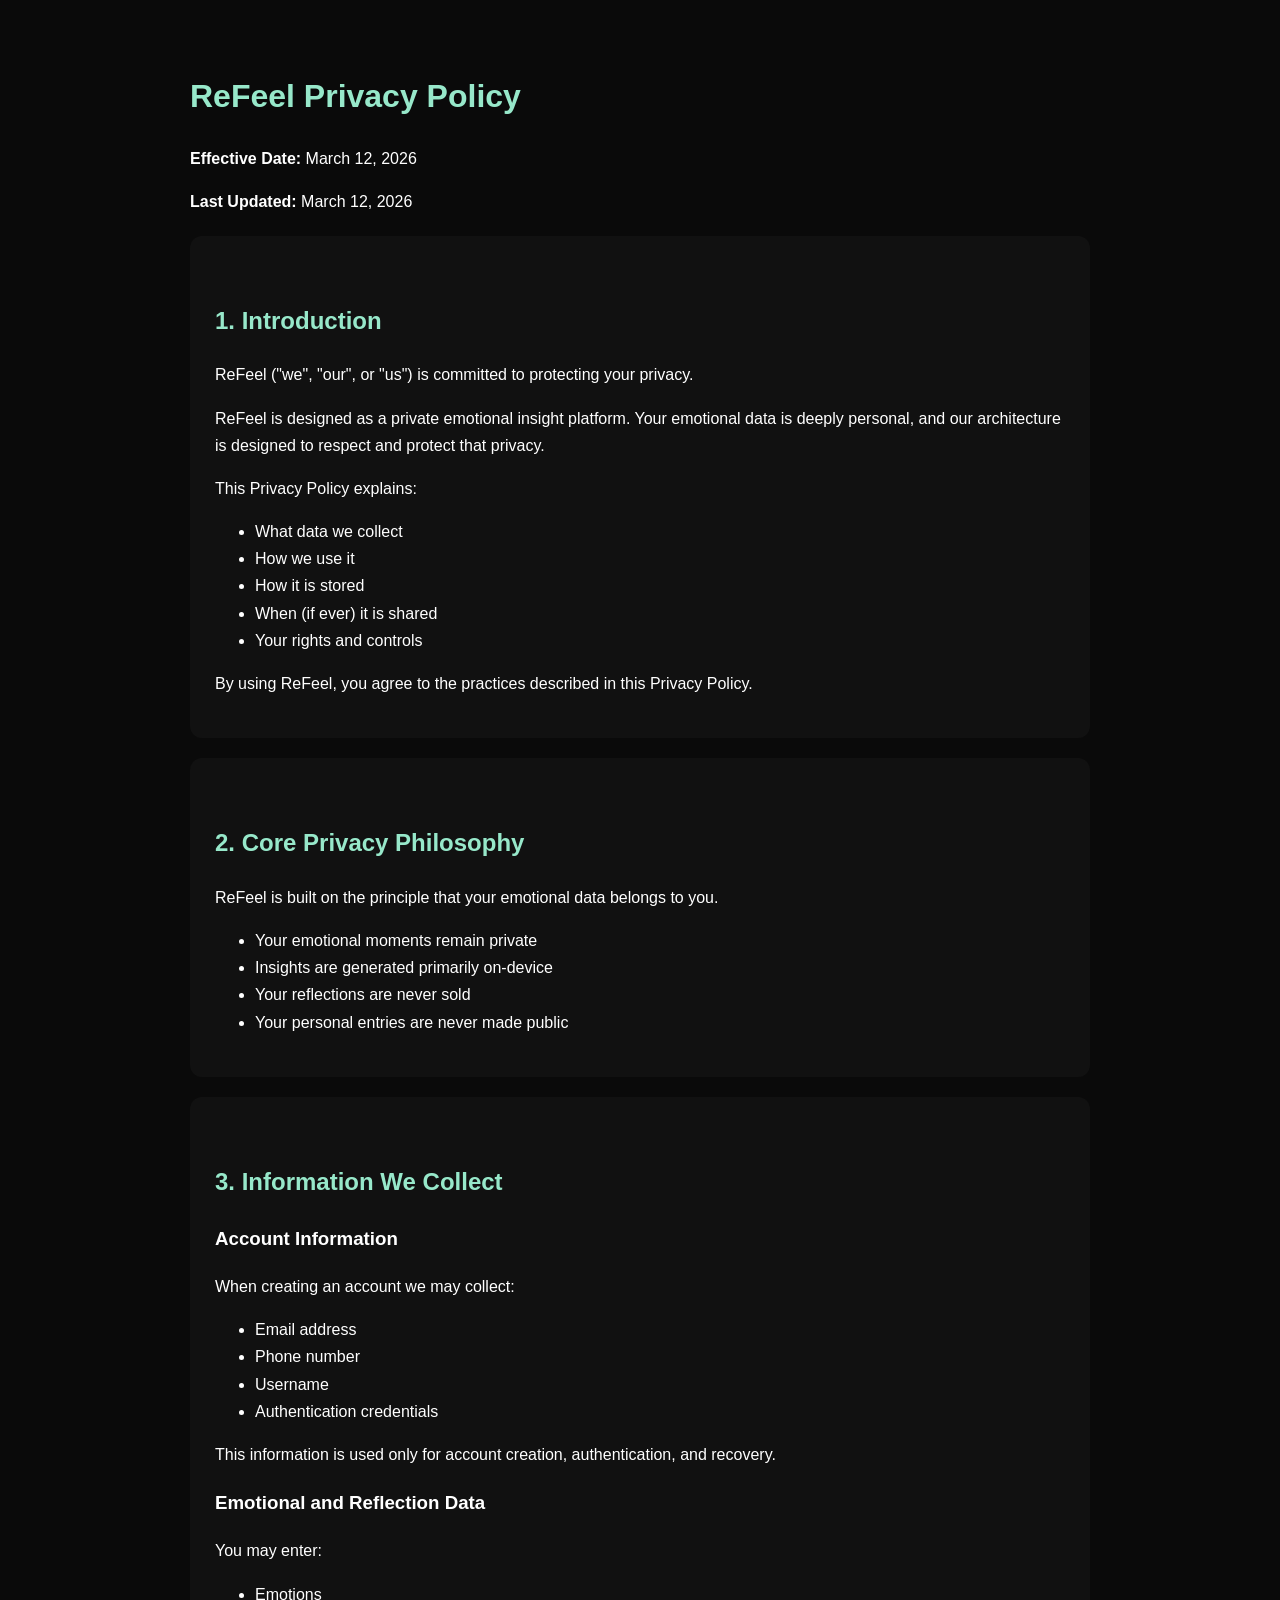
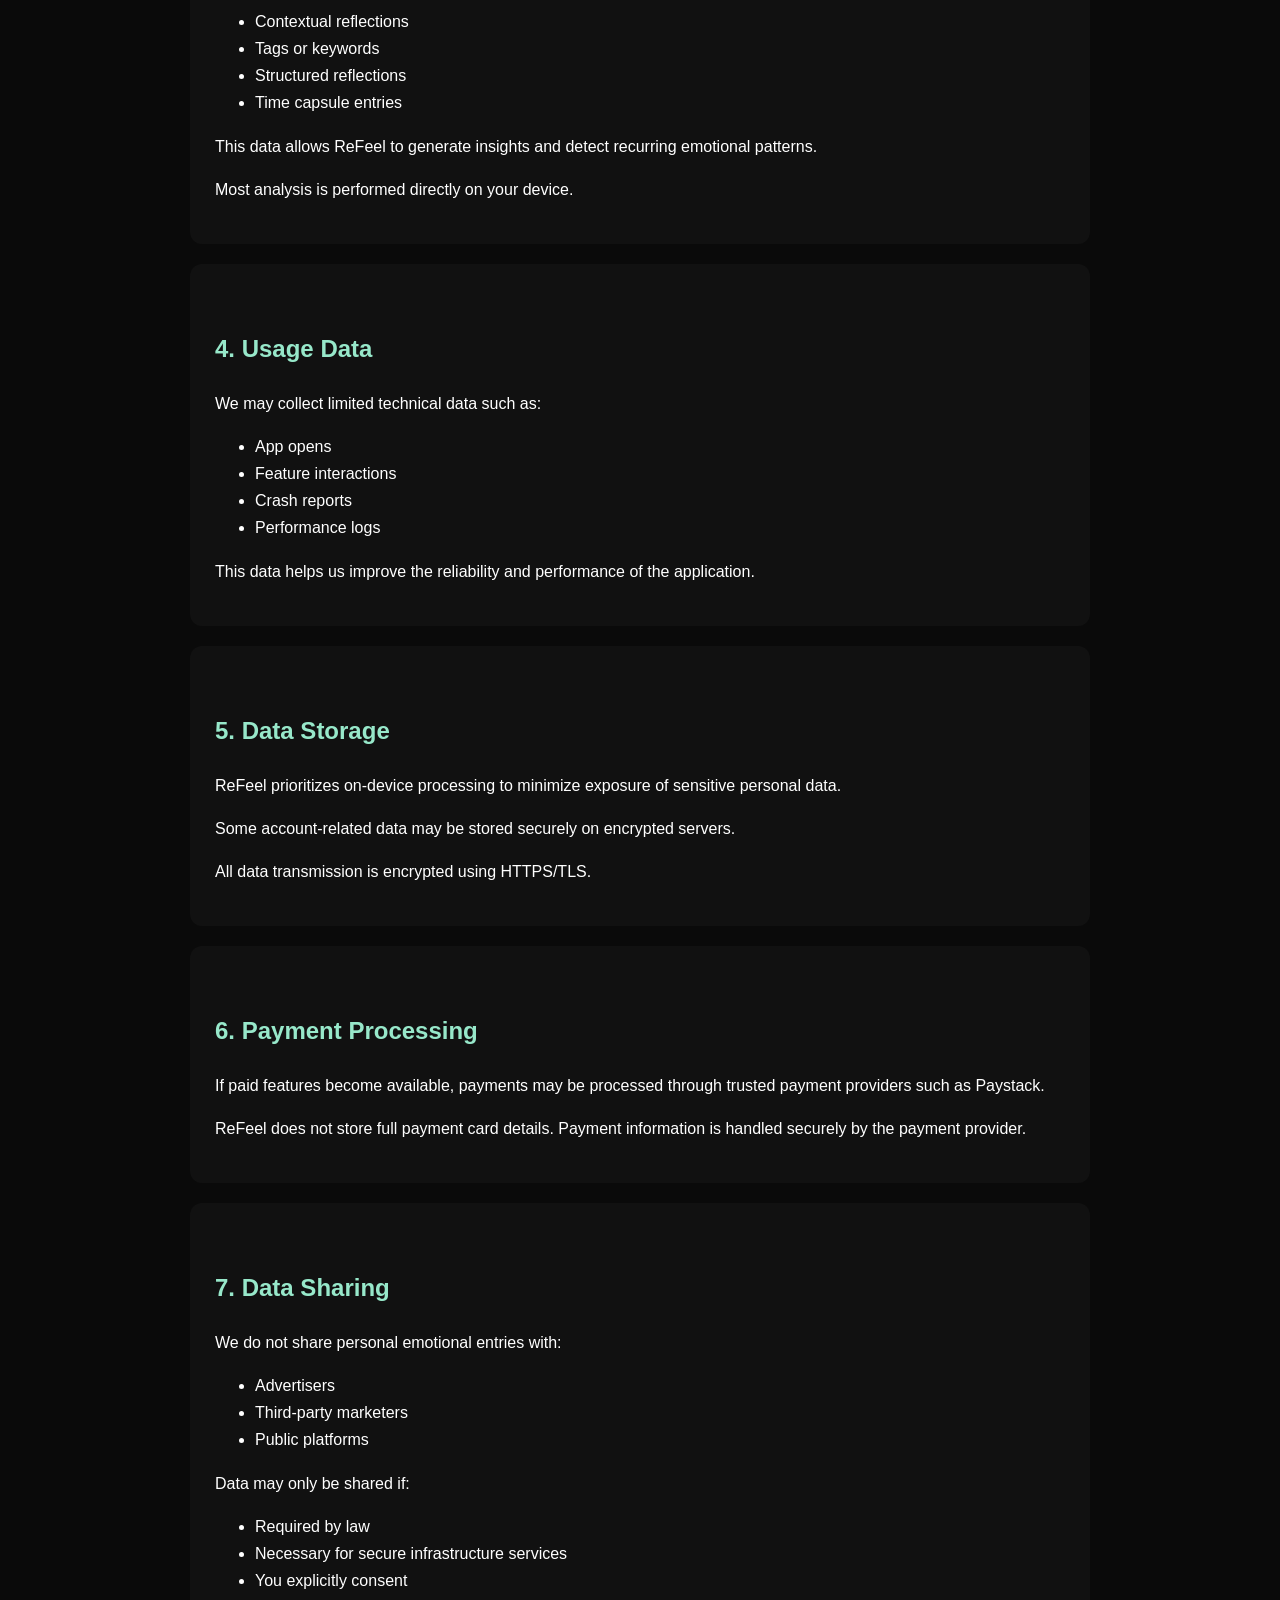
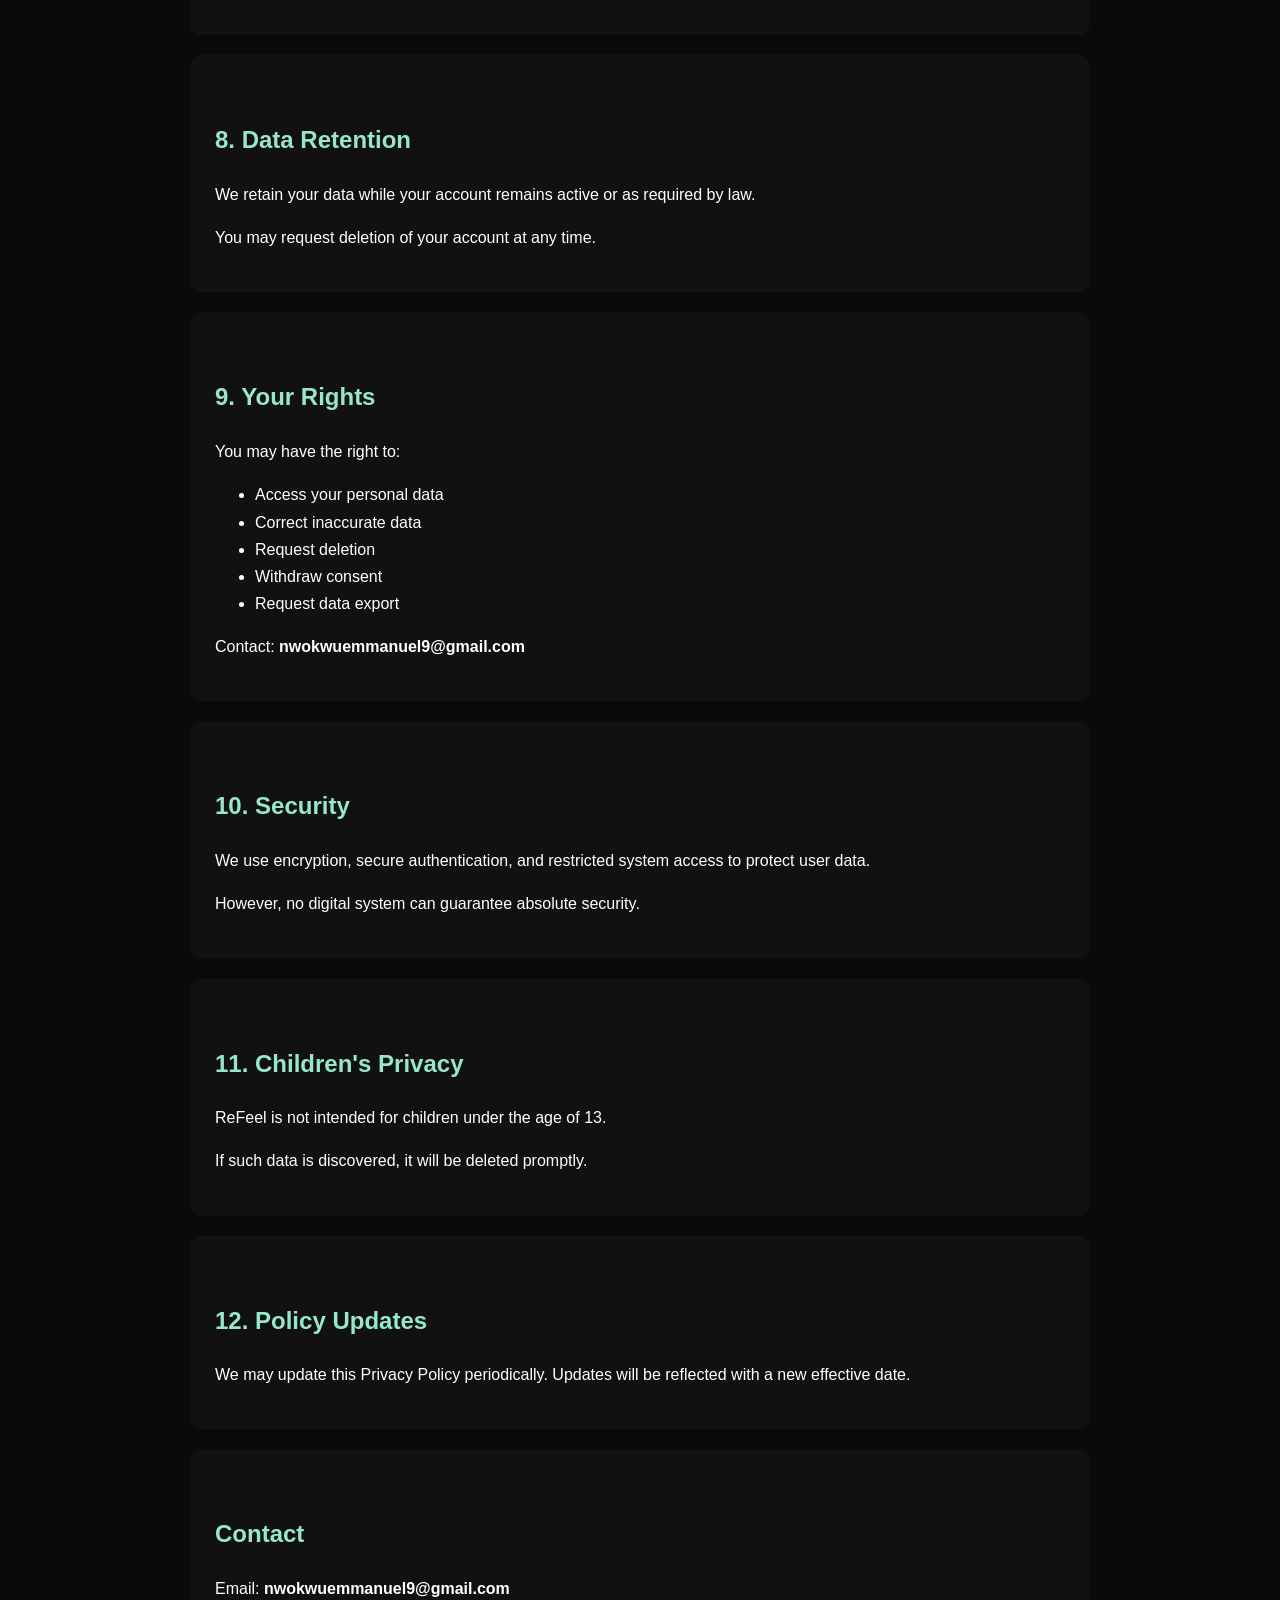
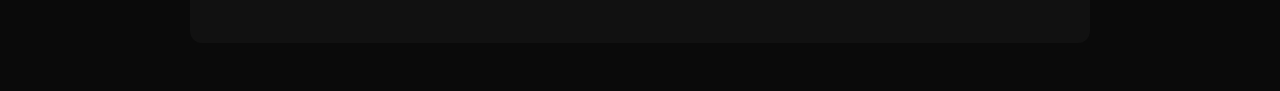
<file: privacy.html>
<!DOCTYPE html>
<html>
<head>
<title>ReFeel Privacy Policy</title>
<meta name="viewport" content="width=device-width, initial-scale=1">

<style>

body{
font-family: Arial;
background:#0a0a0a;
color:white;
line-height:1.7;
padding:40px;
}

.container{
max-width:900px;
margin:auto;
}

h1{
color:#97e8ca;
}

h2{
color:#97e8ca;
margin-top:40px;
}

p{
margin-top:10px;
}

ul{
margin-top:10px;
}

.card{
background:#111;
padding:25px;
border-radius:12px;
margin-top:20px;
}

</style>
</head>

<body>

<div class="container">

<h1>ReFeel Privacy Policy</h1>

<p><strong>Effective Date:</strong> March 12, 2026</p>
<p><strong>Last Updated:</strong> March 12, 2026</p>

<div class="card">
<h2>1. Introduction</h2>

<p>
ReFeel ("we", "our", or "us") is committed to protecting your privacy.
</p>

<p>
ReFeel is designed as a private emotional insight platform. Your emotional data is deeply personal, and our architecture is designed to respect and protect that privacy.
</p>

<p>This Privacy Policy explains:</p>

<ul>
<li>What data we collect</li>
<li>How we use it</li>
<li>How it is stored</li>
<li>When (if ever) it is shared</li>
<li>Your rights and controls</li>
</ul>

<p>
By using ReFeel, you agree to the practices described in this Privacy Policy.
</p>

</div>


<div class="card">

<h2>2. Core Privacy Philosophy</h2>

<p>
ReFeel is built on the principle that your emotional data belongs to you.
</p>

<ul>
<li>Your emotional moments remain private</li>
<li>Insights are generated primarily on-device</li>
<li>Your reflections are never sold</li>
<li>Your personal entries are never made public</li>
</ul>

</div>


<div class="card">

<h2>3. Information We Collect</h2>

<h3>Account Information</h3>

<p>When creating an account we may collect:</p>

<ul>
<li>Email address</li>
<li>Phone number</li>
<li>Username</li>
<li>Authentication credentials</li>
</ul>

<p>This information is used only for account creation, authentication, and recovery.</p>

<h3>Emotional and Reflection Data</h3>

<p>You may enter:</p>

<ul>
<li>Emotions</li>
<li>Contextual reflections</li>
<li>Tags or keywords</li>
<li>Structured reflections</li>
<li>Time capsule entries</li>
</ul>

<p>This data allows ReFeel to generate insights and detect recurring emotional patterns.</p>

<p>Most analysis is performed directly on your device.</p>

</div>


<div class="card">

<h2>4. Usage Data</h2>

<p>We may collect limited technical data such as:</p>

<ul>
<li>App opens</li>
<li>Feature interactions</li>
<li>Crash reports</li>
<li>Performance logs</li>
</ul>

<p>
This data helps us improve the reliability and performance of the application.
</p>

</div>


<div class="card">

<h2>5. Data Storage</h2>

<p>
ReFeel prioritizes on-device processing to minimize exposure of sensitive personal data.
</p>

<p>
Some account-related data may be stored securely on encrypted servers.
</p>

<p>
All data transmission is encrypted using HTTPS/TLS.
</p>

</div>


<div class="card">

<h2>6. Payment Processing</h2>

<p>
If paid features become available, payments may be processed through trusted payment providers such as Paystack.
</p>

<p>
ReFeel does not store full payment card details. Payment information is handled securely by the payment provider.
</p>

</div>


<div class="card">

<h2>7. Data Sharing</h2>

<p>We do not share personal emotional entries with:</p>

<ul>
<li>Advertisers</li>
<li>Third-party marketers</li>
<li>Public platforms</li>
</ul>

<p>Data may only be shared if:</p>

<ul>
<li>Required by law</li>
<li>Necessary for secure infrastructure services</li>
<li>You explicitly consent</li>
</ul>

</div>


<div class="card">

<h2>8. Data Retention</h2>

<p>
We retain your data while your account remains active or as required by law.
</p>

<p>
You may request deletion of your account at any time.
</p>

</div>


<div class="card">

<h2>9. Your Rights</h2>

<p>You may have the right to:</p>

<ul>
<li>Access your personal data</li>
<li>Correct inaccurate data</li>
<li>Request deletion</li>
<li>Withdraw consent</li>
<li>Request data export</li>
</ul>

<p>Contact: <strong>nwokwuemmanuel9@gmail.com</strong></p>

</div>


<div class="card">

<h2>10. Security</h2>

<p>
We use encryption, secure authentication, and restricted system access to protect user data.
</p>

<p>
However, no digital system can guarantee absolute security.
</p>

</div>


<div class="card">

<h2>11. Children's Privacy</h2>

<p>
ReFeel is not intended for children under the age of 13.
</p>

<p>
If such data is discovered, it will be deleted promptly.
</p>

</div>


<div class="card">

<h2>12. Policy Updates</h2>

<p>
We may update this Privacy Policy periodically. Updates will be reflected with a new effective date.
</p>

</div>


<div class="card">

<h2>Contact</h2>

<p>Email: <strong>nwokwuemmanuel9@gmail.com</strong></p>

</div>


</div>

</body>
</html>
</file>
